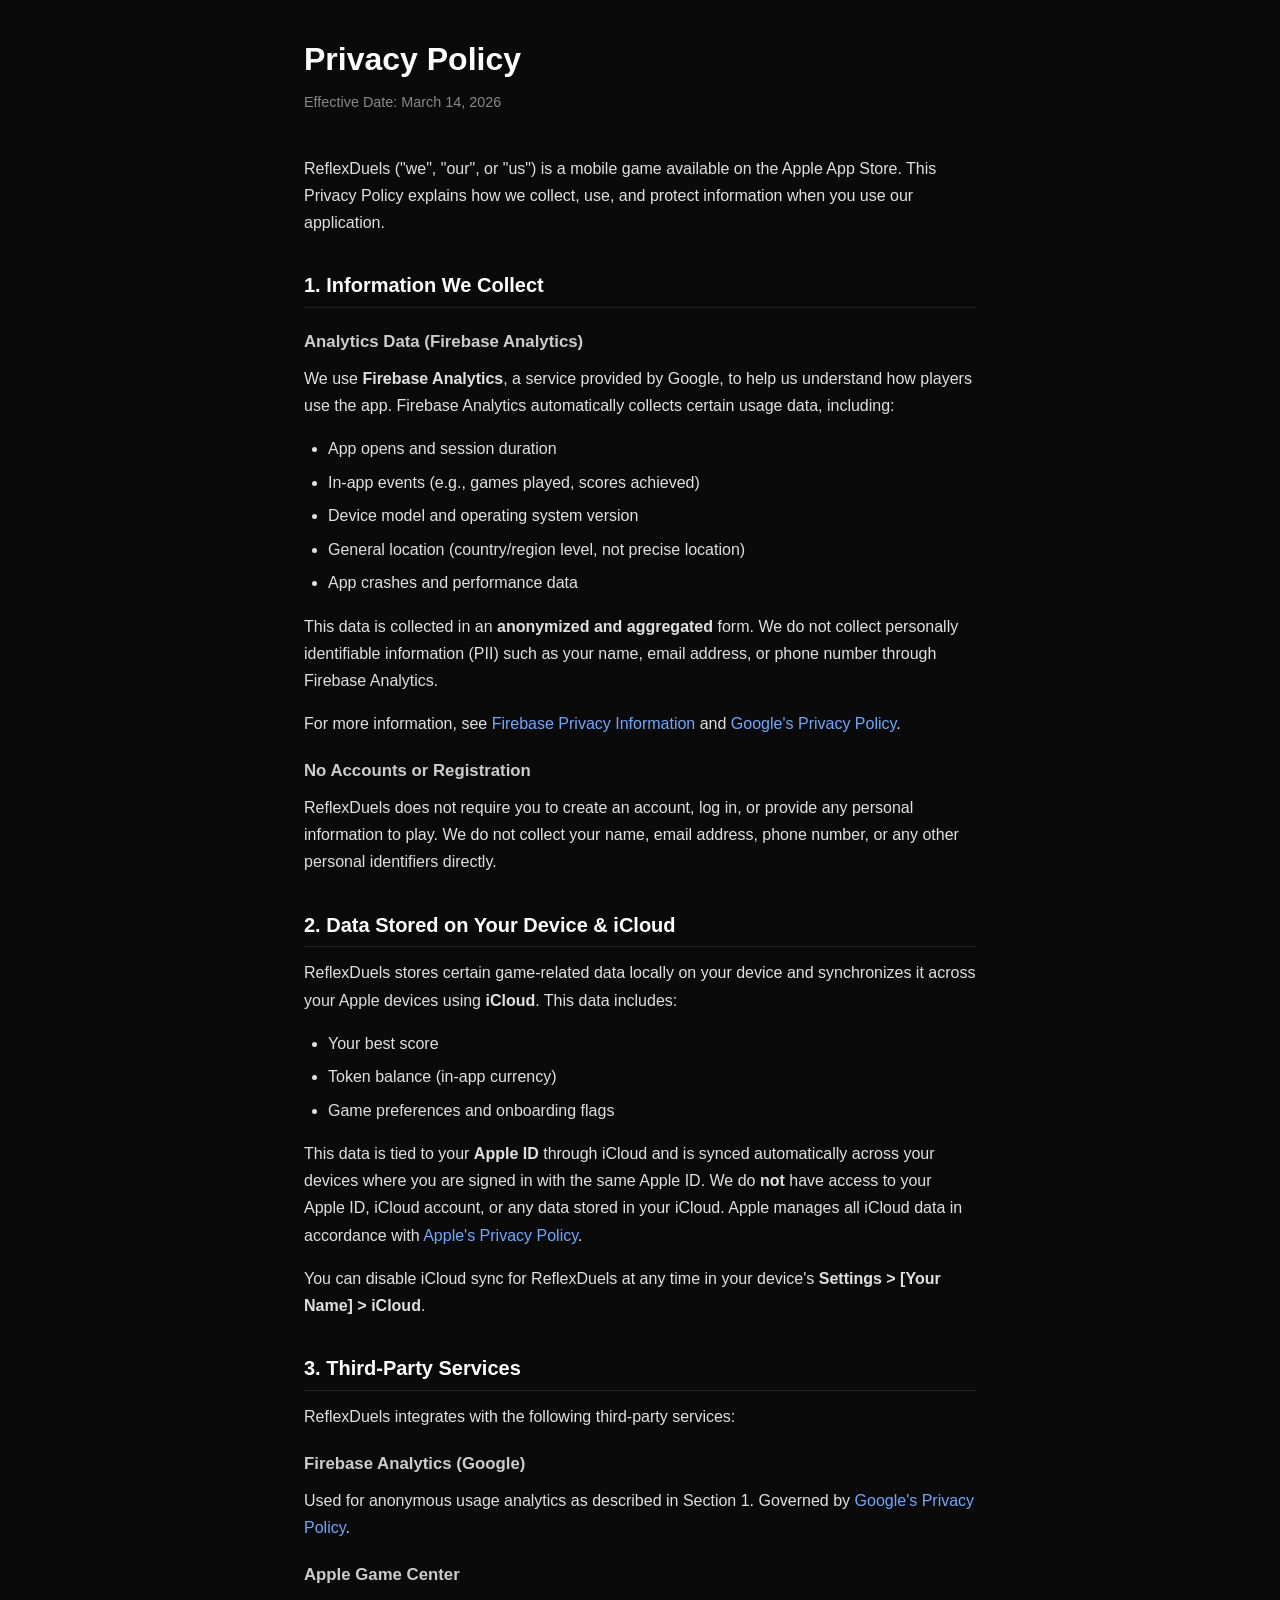
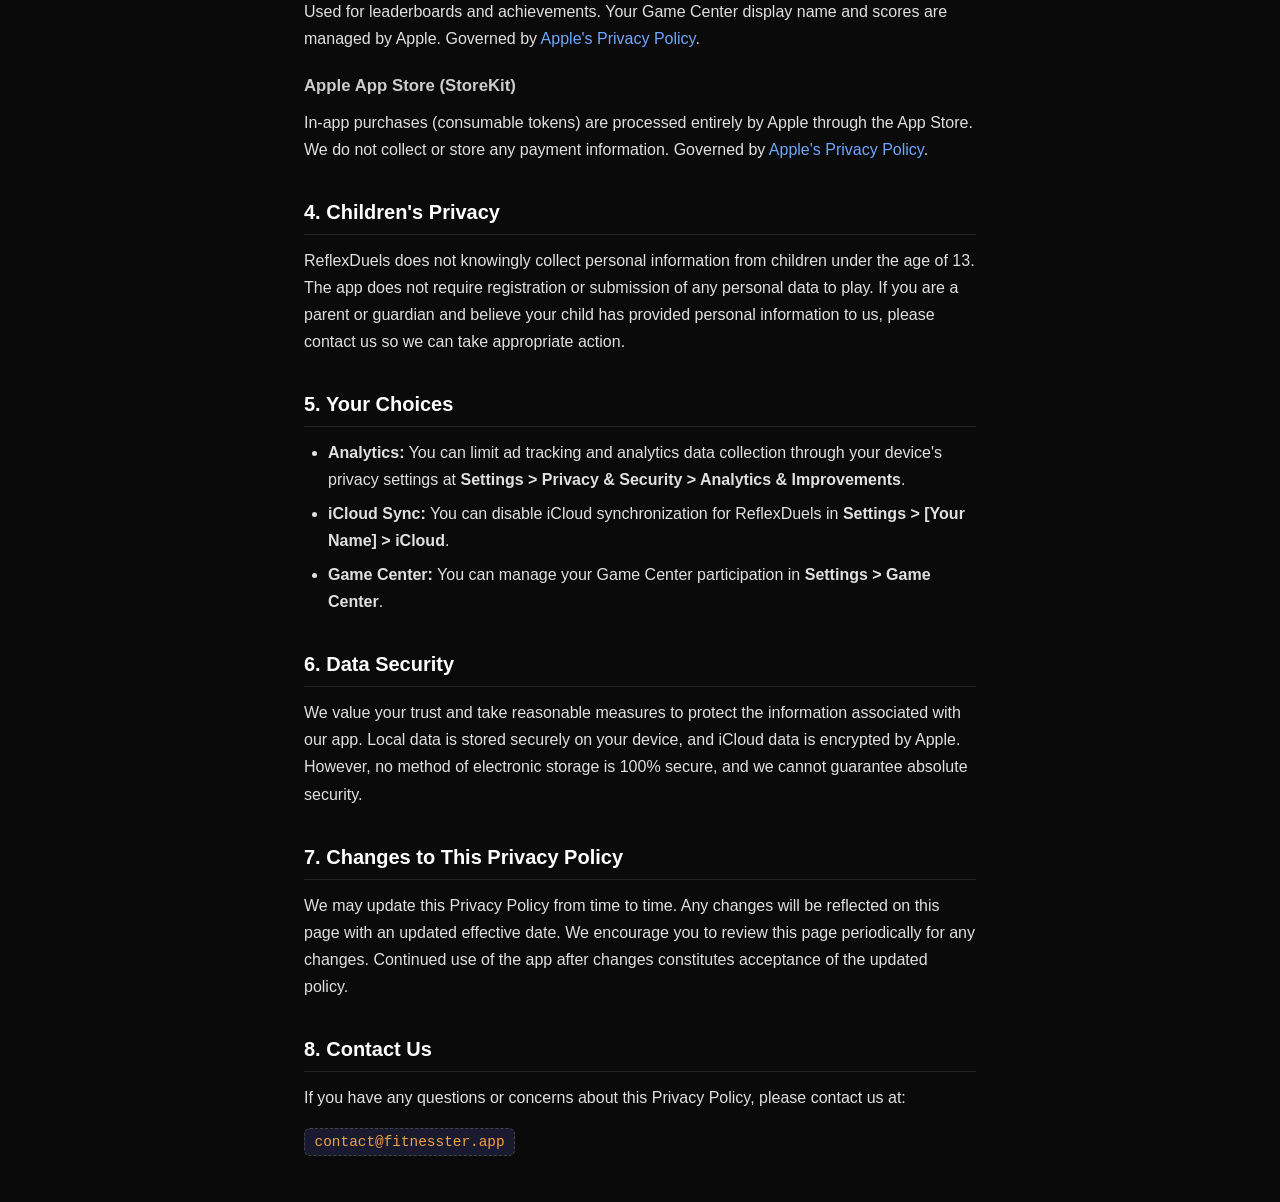
<file: docs/privacy-policy.html>
<!DOCTYPE html>
<html lang="en">
<head>
    <meta charset="UTF-8">
    <meta name="viewport" content="width=device-width, initial-scale=1.0">
    <title>Privacy Policy — ReflexDuels</title>
    <style>
        * {
            margin: 0;
            padding: 0;
            box-sizing: border-box;
        }
        body {
            font-family: -apple-system, BlinkMacSystemFont, "Segoe UI", Roboto, Helvetica, Arial, sans-serif;
            background-color: #0a0a0a;
            color: #e0e0e0;
            line-height: 1.7;
            padding: 2rem 1.5rem;
            max-width: 720px;
            margin: 0 auto;
        }
        h1 {
            font-size: 2rem;
            color: #ffffff;
            margin-bottom: 0.25rem;
        }
        .effective-date {
            color: #888;
            font-size: 0.9rem;
            margin-bottom: 2.5rem;
        }
        h2 {
            font-size: 1.25rem;
            color: #ffffff;
            margin-top: 2rem;
            margin-bottom: 0.75rem;
            padding-bottom: 0.3rem;
            border-bottom: 1px solid #222;
        }
        h3 {
            font-size: 1.05rem;
            color: #cccccc;
            margin-top: 1.25rem;
            margin-bottom: 0.5rem;
        }
        p {
            margin-bottom: 1rem;
        }
        ul {
            margin-bottom: 1rem;
            padding-left: 1.5rem;
        }
        li {
            margin-bottom: 0.4rem;
        }
        a {
            color: #6ea8fe;
            text-decoration: none;
        }
        a:hover {
            text-decoration: underline;
        }
        .contact-placeholder {
            background: #1a1a2e;
            border: 1px dashed #444;
            border-radius: 6px;
            padding: 0.3rem 0.6rem;
            font-family: monospace;
            font-size: 0.9rem;
            color: #f0a040;
        }
    </style>
</head>
<body>

<h1>Privacy Policy</h1>
<p class="effective-date">Effective Date: March 14, 2026</p>

<p>
    ReflexDuels ("we", "our", or "us") is a mobile game available on the Apple App Store.
    This Privacy Policy explains how we collect, use, and protect information when you use our application.
</p>

<h2>1. Information We Collect</h2>

<h3>Analytics Data (Firebase Analytics)</h3>
<p>
    We use <strong>Firebase Analytics</strong>, a service provided by Google, to help us understand how
    players use the app. Firebase Analytics automatically collects certain usage data, including:
</p>
<ul>
    <li>App opens and session duration</li>
    <li>In-app events (e.g., games played, scores achieved)</li>
    <li>Device model and operating system version</li>
    <li>General location (country/region level, not precise location)</li>
    <li>App crashes and performance data</li>
</ul>
<p>
    This data is collected in an <strong>anonymized and aggregated</strong> form.
    We do not collect personally identifiable information (PII) such as your name, email address,
    or phone number through Firebase Analytics.
</p>
<p>
    For more information, see
    <a href="https://firebase.google.com/support/privacy" target="_blank" rel="noopener">Firebase Privacy Information</a>
    and
    <a href="https://policies.google.com/privacy" target="_blank" rel="noopener">Google's Privacy Policy</a>.
</p>

<h3>No Accounts or Registration</h3>
<p>
    ReflexDuels does not require you to create an account, log in, or provide any personal information
    to play. We do not collect your name, email address, phone number, or any other personal identifiers directly.
</p>

<h2>2. Data Stored on Your Device &amp; iCloud</h2>

<p>
    ReflexDuels stores certain game-related data locally on your device and synchronizes it across
    your Apple devices using <strong>iCloud</strong>. This data includes:
</p>
<ul>
    <li>Your best score</li>
    <li>Token balance (in-app currency)</li>
    <li>Game preferences and onboarding flags</li>
</ul>
<p>
    This data is tied to your <strong>Apple ID</strong> through iCloud and is synced automatically
    across your devices where you are signed in with the same Apple ID.
    We do <strong>not</strong> have access to your Apple ID, iCloud account, or any data stored in your iCloud.
    Apple manages all iCloud data in accordance with
    <a href="https://www.apple.com/legal/privacy/" target="_blank" rel="noopener">Apple's Privacy Policy</a>.
</p>
<p>
    You can disable iCloud sync for ReflexDuels at any time in your device's
    <strong>Settings &gt; [Your Name] &gt; iCloud</strong>.
</p>

<h2>3. Third-Party Services</h2>

<p>ReflexDuels integrates with the following third-party services:</p>

<h3>Firebase Analytics (Google)</h3>
<p>
    Used for anonymous usage analytics as described in Section 1.
    Governed by <a href="https://policies.google.com/privacy" target="_blank" rel="noopener">Google's Privacy Policy</a>.
</p>

<h3>Apple Game Center</h3>
<p>
    Used for leaderboards and achievements. Your Game Center display name and scores are managed by Apple.
    Governed by <a href="https://www.apple.com/legal/privacy/" target="_blank" rel="noopener">Apple's Privacy Policy</a>.
</p>

<h3>Apple App Store (StoreKit)</h3>
<p>
    In-app purchases (consumable tokens) are processed entirely by Apple through the App Store.
    We do not collect or store any payment information.
    Governed by <a href="https://www.apple.com/legal/privacy/" target="_blank" rel="noopener">Apple's Privacy Policy</a>.
</p>

<h2>4. Children's Privacy</h2>

<p>
    ReflexDuels does not knowingly collect personal information from children under the age of 13.
    The app does not require registration or submission of any personal data to play.
    If you are a parent or guardian and believe your child has provided personal information to us,
    please contact us so we can take appropriate action.
</p>

<h2>5. Your Choices</h2>

<ul>
    <li>
        <strong>Analytics:</strong> You can limit ad tracking and analytics data collection
        through your device's privacy settings at
        <strong>Settings &gt; Privacy &amp; Security &gt; Analytics &amp; Improvements</strong>.
    </li>
    <li>
        <strong>iCloud Sync:</strong> You can disable iCloud synchronization for ReflexDuels in
        <strong>Settings &gt; [Your Name] &gt; iCloud</strong>.
    </li>
    <li>
        <strong>Game Center:</strong> You can manage your Game Center participation in
        <strong>Settings &gt; Game Center</strong>.
    </li>
</ul>

<h2>6. Data Security</h2>

<p>
    We value your trust and take reasonable measures to protect the information associated with our app.
    Local data is stored securely on your device, and iCloud data is encrypted by Apple.
    However, no method of electronic storage is 100% secure, and we cannot guarantee absolute security.
</p>

<h2>7. Changes to This Privacy Policy</h2>

<p>
    We may update this Privacy Policy from time to time. Any changes will be reflected on this page
    with an updated effective date. We encourage you to review this page periodically for any changes.
    Continued use of the app after changes constitutes acceptance of the updated policy.
</p>

<h2>8. Contact Us</h2>

<p>
    If you have any questions or concerns about this Privacy Policy, please contact us at:
</p>
<p>
    <span class="contact-placeholder">contact@fitnesster.app</span>
</p>

</body>
</html>
</file>
